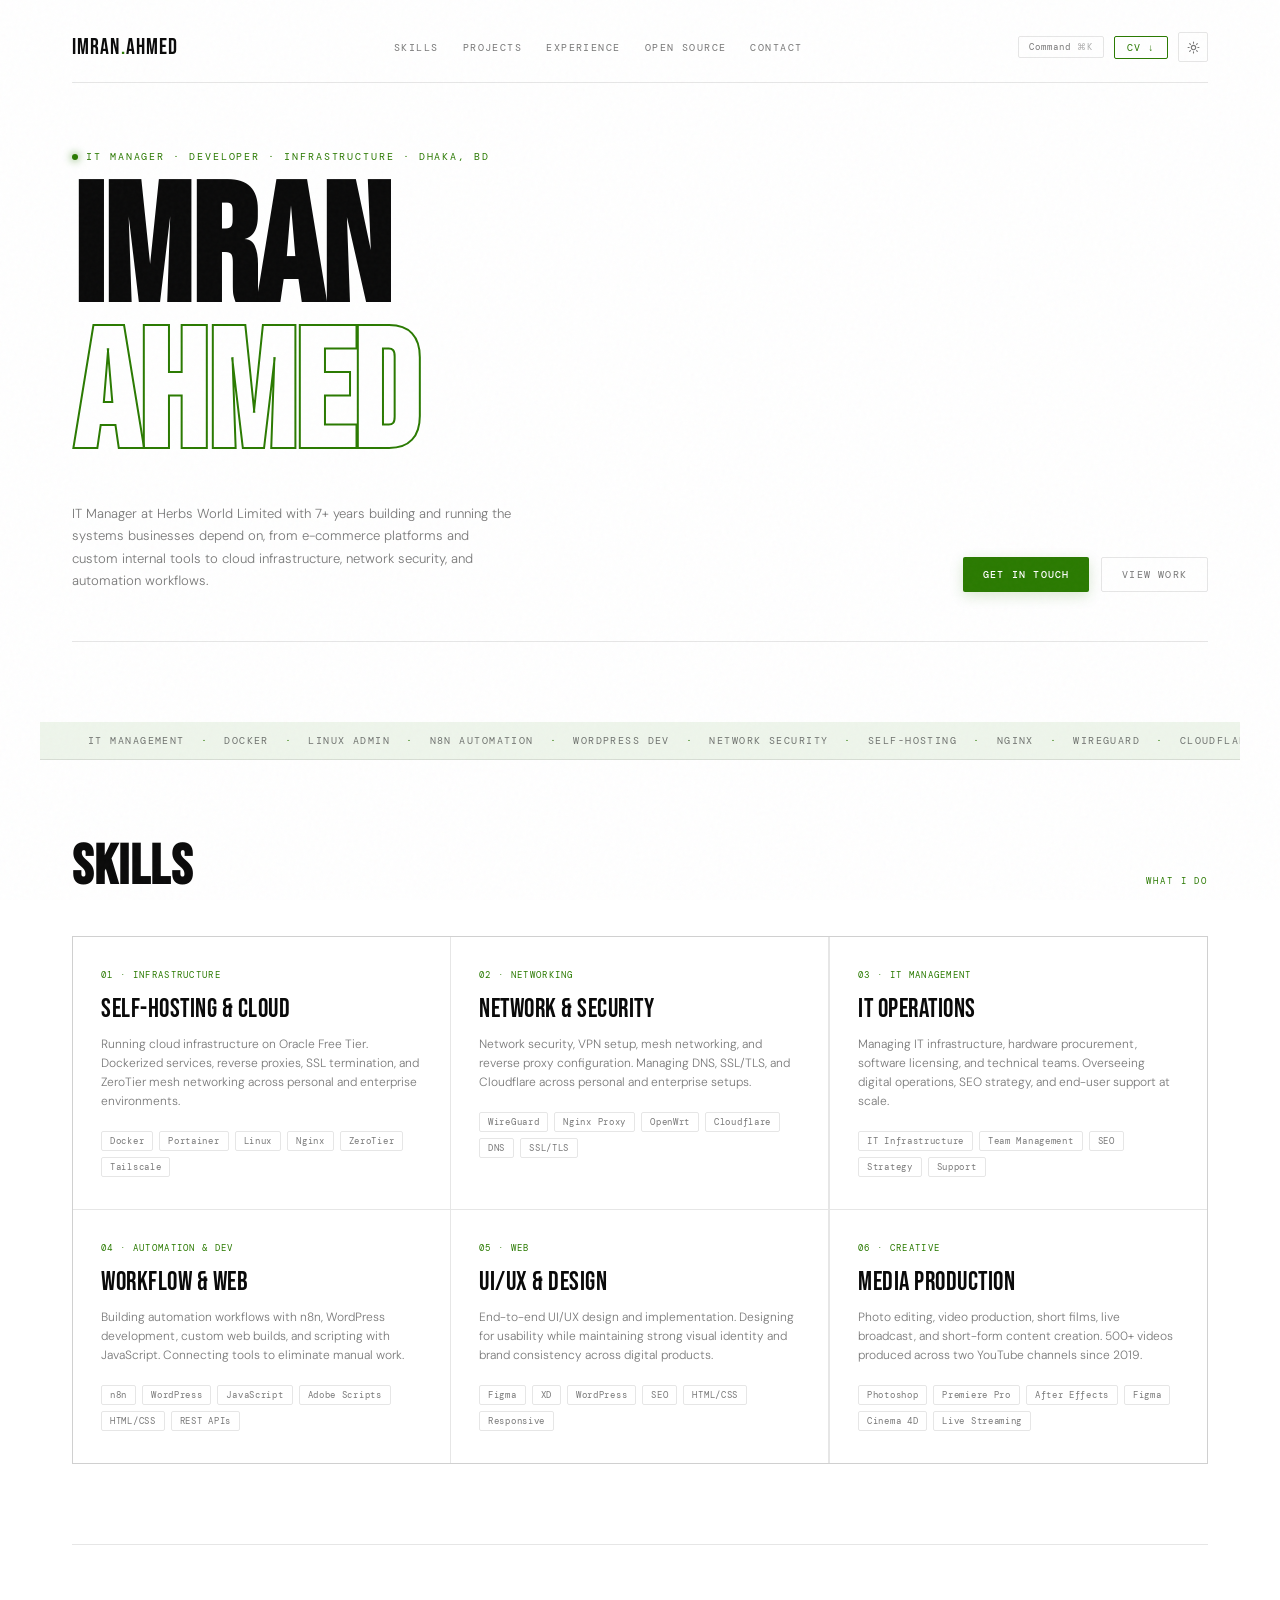
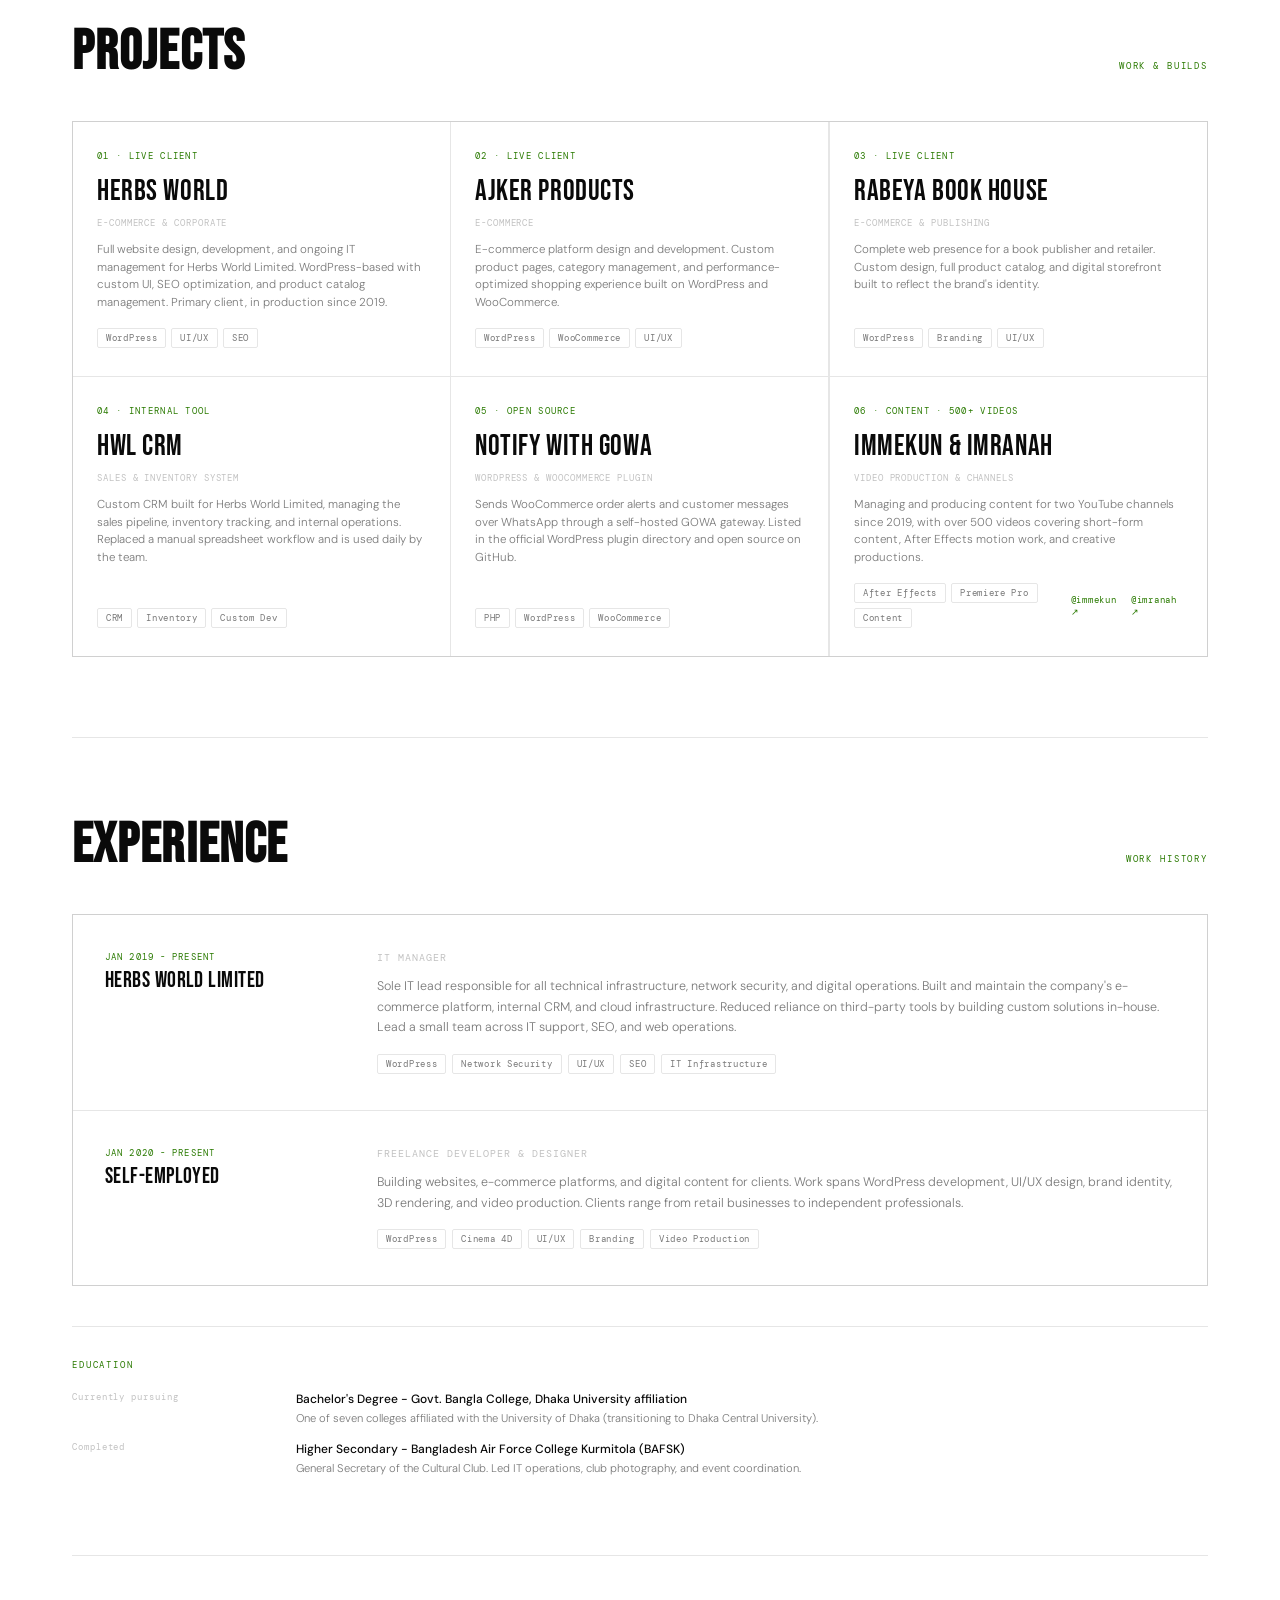
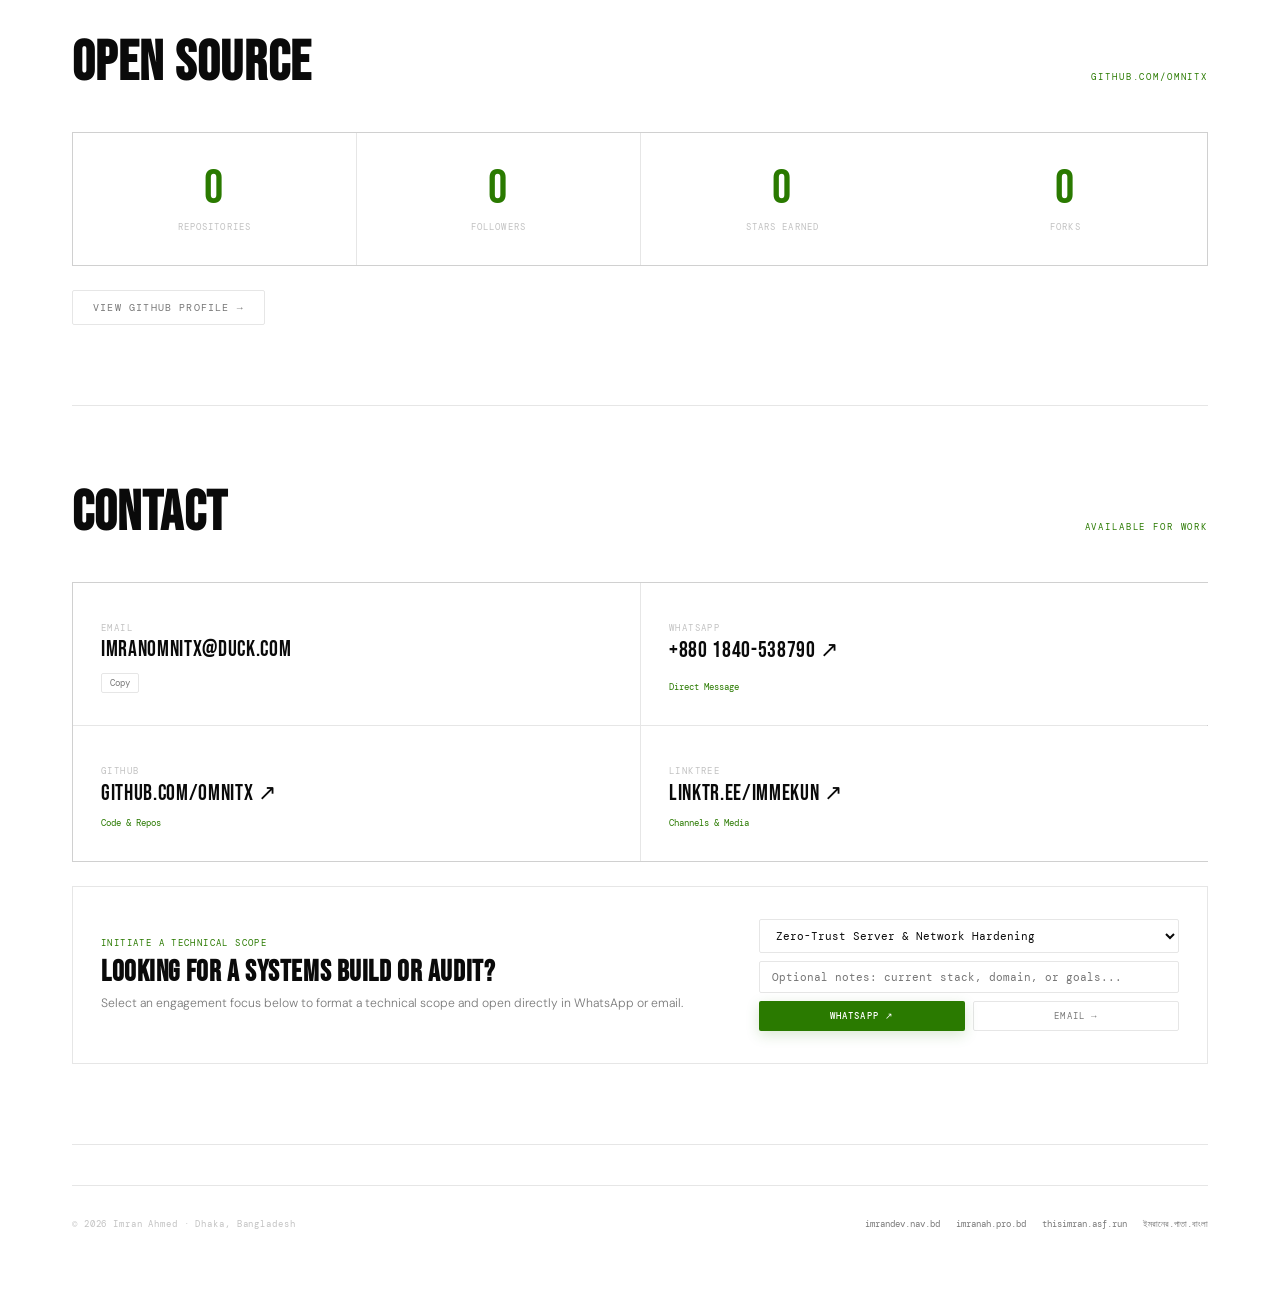
<file: index.html>
<!DOCTYPE html>
<html lang="en" data-theme="dark">

<head>
    <meta charset="UTF-8">
    <meta name="viewport" content="width=device-width, initial-scale=1.0">
    <title>Imran Ahmed - IT Manager &amp; Developer</title>
    <meta name="description"
        content="Imran Ahmed - IT Manager, Full-Stack Developer, and Infrastructure Engineer based in Dhaka, Bangladesh. Available for freelance and full-time roles.">
    <link rel="icon" type="image/svg+xml"
        href="data:image/svg+xml,%3Csvg xmlns='http://www.w3.org/2000/svg' viewBox='0 0 100 100'%3E%3Cdefs%3E%3ClinearGradient id='g' x1='0' y1='0' x2='1' y2='1'%3E%3Cstop offset='0%25' stop-color='%23cdff32'/%3E%3Cstop offset='100%25' stop-color='%23a3e600'/%3E%3C/linearGradient%3E%3C/defs%3E%3Cpath d='M50 5 L63 38 L98 38 L70 60 L80 95 L50 75 L20 95 L30 60 L2 38 L37 38 Z' fill='url(%23g)'/%3E%3C/svg%3E">
    <link rel="icon" type="image/svg+xml" href="assets/favicon.svg">
    <link rel="canonical" href="https://imran.mvp.bd/">

    <!-- Open Graph / Facebook / LinkedIn -->
    <meta property="og:type" content="website">
    <meta property="og:url" content="https://imran.mvp.bd/">
    <meta property="og:title" content="Imran Ahmed - IT Manager &amp; Developer">
    <meta property="og:description"
        content="IT Manager, Full-Stack Developer, and Infrastructure Engineer based in Dhaka, Bangladesh. Available for freelance and full-time roles.">
    <meta property="og:image" content="https://imran.mvp.bd/assets/w_logo-2.png">
    <meta property="og:locale" content="en_US">

    <!-- Twitter -->
    <meta name="twitter:card" content="summary_large_image">
    <meta name="twitter:title" content="Imran Ahmed - IT Manager &amp; Developer">
    <meta name="twitter:description"
        content="IT Manager, Full-Stack Developer, and Infrastructure Engineer based in Dhaka, Bangladesh.">
    <meta name="twitter:image" content="https://imran.mvp.bd/assets/w_logo-2.png">

    <!-- Structured data -->
    <script type="application/ld+json">
    {
        "@context": "https://schema.org",
        "@type": "Person",
        "name": "Imran Ahmed",
        "url": "https://imran.mvp.bd/",
        "image": "https://imran.mvp.bd/assets/w_logo-2.png",
        "jobTitle": "IT Manager & Developer",
        "address": {
            "@type": "PostalAddress",
            "addressLocality": "Dhaka",
            "addressCountry": "BD"
        },
        "email": "imranomnitx@duck.com",
        "sameAs": [
            "https://github.com/omnitx",
            "https://wordpress.org/plugins/notify-with-gowa/",
            "https://www.youtube.com/@immekun",
            "https://www.youtube.com/@imranah",
            "https://linktr.ee/immekun"
        ]
    }
    </script>

    <link rel="preconnect" href="https://fonts.googleapis.com">
    <link rel="preconnect" href="https://fonts.gstatic.com" crossorigin>
    <link
        href="https://fonts.googleapis.com/css2?family=Bebas+Neue&family=DM+Mono:ital,wght@0,300;0,400;0,500;1,300&family=DM+Sans:ital,opsz,wght@0,9..40,300;0,9..40,400;0,9..40,500;1,9..40,300&display=block"
        rel="stylesheet">
    <link rel="stylesheet" href="style.css">
    <script data-goatcounter="https://omnitx.goatcounter.com/count"
        async src="//gc.zgo.at/count.js"></script>
</head>

<body>

    <div class="cursor-dot" id="cursorDot"></div>
    <div class="cursor-ring" id="cursorRing"></div>

    <div class="page">

        <!-- HEADER -->
        <header class="header">
            <a href="#" class="brand">IMRAN<span>.</span>AHMED</a>
            <nav>
                <a href="#skills">Skills</a>
                <a href="#projects">Projects</a>
                <a href="#experience">Experience</a>
                <a href="#github">Open Source</a>
                <a href="#contact">Contact</a>
            </nav>
            <div class="nav-actions">
                <button type="button" class="cmd-badge" id="open-cmd" aria-label="Open command palette">
                    <span>Command</span>
                    <span style="opacity:0.6;">⌘K</span>
                </button>
                <a href="/Imran%20Ahmed%20-%20Resume.pdf" download class="cv-btn">CV ↓</a>
                <button class="theme-btn" id="theme-toggle" aria-label="Toggle theme">
                    <svg id="icon-sun" viewBox="0 0 24 24" fill="none" stroke="currentColor" stroke-width="2"
                        stroke-linecap="round" stroke-linejoin="round" style="display:none">
                        <circle cx="12" cy="12" r="4" />
                        <path
                            d="M12 2v2M12 20v2M4.93 4.93l1.41 1.41M17.66 17.66l1.41 1.41M2 12h2M20 12h2M6.34 17.66l-1.41 1.41M19.07 4.93l-1.41 1.41" />
                    </svg>
                    <svg id="icon-moon" viewBox="0 0 24 24" fill="none" stroke="currentColor" stroke-width="2"
                        stroke-linecap="round" stroke-linejoin="round">
                        <path d="M12 3a6 6 0 0 0 9 9 9 9 0 1 1-9-9Z" />
                    </svg>
                </button>
            </div>
        </header>

        <!-- HERO -->
        <section class="hero">
            <div class="hero-tag reveal" style="--delay: 40ms;">
                <span class="pulse-dot"></span>
                <span>IT Manager · Developer · Infrastructure · Dhaka, BD</span>
            </div>
            <h1 class="hero-title reveal" style="--delay: 110ms;">
                <span class="solid">IMRAN</span>
                <span class="outline">AHMED</span>
            </h1>
            <div class="hero-bottom reveal" style="--delay: 180ms;">
                <p class="hero-desc">IT Manager at Herbs World Limited with <span id="exp-years">7+</span> years building and running the systems businesses depend on, from e-commerce platforms and custom internal tools to cloud infrastructure, network security, and automation workflows.</p>
                <div class="hero-actions">
                    <a href="#contact" class="btn btn-accent">Get in Touch</a>
                    <a href="#projects" class="btn btn-outline">View Work</a>
                </div>
            </div>
        </section>

    </div>

    <!-- MARQUEE -->
    <div class="marquee-wrap reveal" style="--delay: 60ms;">
        <div class="marquee-track">
            <span>IT Management</span><span class="sep">·</span>
            <span>Docker</span><span class="sep">·</span>
            <span>Linux Admin</span><span class="sep">·</span>
            <span>n8n Automation</span><span class="sep">·</span>
            <span>WordPress Dev</span><span class="sep">·</span>
            <span>Network Security</span><span class="sep">·</span>
            <span>Self-hosting</span><span class="sep">·</span>
            <span>Nginx</span><span class="sep">·</span>
            <span>WireGuard</span><span class="sep">·</span>
            <span>Cloudflare</span><span class="sep">·</span>
            <span>UI/UX Design</span><span class="sep">·</span>
            <span>SEO</span><span class="sep">·</span>
            <!-- duplicate for seamless loop -->
            <span>IT Management</span><span class="sep">·</span>
            <span>Docker</span><span class="sep">·</span>
            <span>Linux Admin</span><span class="sep">·</span>
            <span>n8n Automation</span><span class="sep">·</span>
            <span>WordPress Dev</span><span class="sep">·</span>
            <span>Network Security</span><span class="sep">·</span>
            <span>Self-hosting</span><span class="sep">·</span>
            <span>Nginx</span><span class="sep">·</span>
            <span>WireGuard</span><span class="sep">·</span>
            <span>Cloudflare</span><span class="sep">·</span>
            <span>UI/UX Design</span><span class="sep">·</span>
            <span>SEO</span><span class="sep">·</span>
        </div>
    </div>

    <div class="page">

        <!-- SKILLS -->
        <section class="section" id="skills">
            <div class="section-header reveal">
                <h2 class="section-title">SKILLS</h2>
                <span class="section-tag">What I do</span>
            </div>
            <div class="skills-grid">
                <div class="skill-card reveal" style="--delay: 40ms;">
                    <div class="skill-icon">01 · Infrastructure</div>
                    <div class="skill-name">Self-hosting &amp; Cloud</div>
                    <div class="skill-desc">Running cloud infrastructure on Oracle Free Tier. Dockerized services,
                        reverse proxies, SSL termination, and ZeroTier mesh networking across personal and enterprise
                        environments.</div>
                    <div class="skill-tags">
                        <span class="tag">Docker</span>
                        <span class="tag">Portainer</span>
                        <span class="tag">Linux</span>
                        <span class="tag">Nginx</span>
                        <span class="tag">ZeroTier</span>
                        <span class="tag">Tailscale</span>
                    </div>
                </div>
                <div class="skill-card reveal" style="--delay: 90ms;">
                    <div class="skill-icon">02 · Networking</div>
                    <div class="skill-name">Network &amp; Security</div>
                    <div class="skill-desc">Network security, VPN setup, mesh networking, and reverse proxy
                        configuration. Managing DNS, SSL/TLS, and Cloudflare across personal and enterprise setups.
                    </div>
                    <div class="skill-tags">
                        <span class="tag">WireGuard</span>
                        <span class="tag">Nginx Proxy</span>
                        <span class="tag">OpenWrt</span>
                        <span class="tag">Cloudflare</span>
                        <span class="tag">DNS</span>
                        <span class="tag">SSL/TLS</span>
                    </div>
                </div>
                <div class="skill-card reveal" style="--delay: 140ms;">
                    <div class="skill-icon">03 · IT Management</div>
                    <div class="skill-name">IT Operations</div>
                    <div class="skill-desc">Managing IT infrastructure, hardware procurement, software licensing, and
                        technical teams. Overseeing digital operations, SEO strategy, and end-user support at scale.
                    </div>
                    <div class="skill-tags">
                        <span class="tag">IT Infrastructure</span>
                        <span class="tag">Team Management</span>
                        <span class="tag">SEO</span>
                        <span class="tag">Strategy</span>
                        <span class="tag">Support</span>
                    </div>
                </div>
                <div class="skill-card reveal" style="--delay: 190ms;">
                    <div class="skill-icon">04 · Automation &amp; Dev</div>
                    <div class="skill-name">Workflow &amp; Web</div>
                    <div class="skill-desc">Building automation workflows with n8n, WordPress development, custom web
                        builds, and scripting with JavaScript. Connecting tools to eliminate manual work.</div>
                    <div class="skill-tags">
                        <span class="tag">n8n</span>
                        <span class="tag">WordPress</span>
                        <span class="tag">JavaScript</span>
                        <span class="tag">Adobe Scripts</span>
                        <span class="tag">HTML/CSS</span>
                        <span class="tag">REST APIs</span>
                    </div>
                </div>
                <div class="skill-card reveal" style="--delay: 240ms;">
                    <div class="skill-icon">05 · Web</div>
                    <div class="skill-name">UI/UX &amp; Design</div>
                    <div class="skill-desc">End-to-end UI/UX design and implementation. Designing for usability while
                        maintaining strong visual identity and brand consistency across digital products.</div>
                    <div class="skill-tags">
                        <span class="tag">Figma</span>
                        <span class="tag">XD</span>
                        <span class="tag">WordPress</span>
                        <span class="tag">SEO</span>
                        <span class="tag">HTML/CSS</span>
                        <span class="tag">Responsive</span>
                    </div>
                </div>
                <div class="skill-card reveal" style="--delay: 290ms;">
                    <div class="skill-icon">06 · Creative</div>
                    <div class="skill-name">Media Production</div>
                    <div class="skill-desc">Photo editing, video production, short films, live broadcast, and short-form
                        content creation. 500+ videos produced across two YouTube channels since 2019.</div>
                    <div class="skill-tags">
                        <span class="tag">Photoshop</span>
                        <span class="tag">Premiere Pro</span>
                        <span class="tag">After Effects</span>
                        <span class="tag">Figma</span>
                        <span class="tag">Cinema 4D</span>
                        <span class="tag">Live Streaming</span>
                    </div>
                </div>
            </div>
        </section>

        <!-- PROJECTS -->
        <section class="section" id="projects">
            <div class="section-header reveal">
                <h2 class="section-title">PROJECTS</h2>
                <span class="section-tag">Work &amp; builds</span>
            </div>
            <div class="projects-grid">

                <a href="https://herbsworld.net" target="_blank" rel="noopener" class="project-card reveal" style="--delay: 40ms;">
                    <div class="project-num">01 · Live Client</div>
                    <div class="project-name">Herbs World</div>
                    <div class="project-type">E-commerce &amp; Corporate</div>
                    <div class="project-desc">Full website design, development, and ongoing IT management for Herbs
                        World Limited. WordPress-based with custom UI, SEO optimization, and product catalog management.
                        Primary client, in production since 2019.</div>
                    <div class="project-footer">
                        <div class="project-tags">
                            <span class="tag">WordPress</span>
                            <span class="tag">UI/UX</span>
                            <span class="tag">SEO</span>
                        </div>
                        <span class="project-arrow">↗</span>
                    </div>
                </a>

                <a href="https://ajkerproducts.com" target="_blank" rel="noopener" class="project-card reveal" style="--delay: 90ms;">
                    <div class="project-num">02 · Live Client</div>
                    <div class="project-name">Ajker Products</div>
                    <div class="project-type">E-commerce</div>
                    <div class="project-desc">E-commerce platform design and development. Custom product pages, category
                        management, and performance-optimized shopping experience built on WordPress and WooCommerce.
                    </div>
                    <div class="project-footer">
                        <div class="project-tags">
                            <span class="tag">WordPress</span>
                            <span class="tag">WooCommerce</span>
                            <span class="tag">UI/UX</span>
                        </div>
                        <span class="project-arrow">↗</span>
                    </div>
                </a>

                <a href="https://rabeyabookhouse.com" target="_blank" rel="noopener" class="project-card reveal" style="--delay: 140ms;">
                    <div class="project-num">03 · Live Client</div>
                    <div class="project-name">Rabeya Book House</div>
                    <div class="project-type">E-commerce &amp; Publishing</div>
                    <div class="project-desc">Complete web presence for a book publisher and retailer. Custom design,
                        full product catalog, and digital storefront built to reflect the brand's identity.</div>
                    <div class="project-footer">
                        <div class="project-tags">
                            <span class="tag">WordPress</span>
                            <span class="tag">Branding</span>
                            <span class="tag">UI/UX</span>
                        </div>
                        <span class="project-arrow">↗</span>
                    </div>
                </a>

                <div class="project-card reveal" style="cursor:default; --delay: 190ms;">
                    <div class="project-num">04 · Internal Tool</div>
                    <div class="project-name">HWL CRM</div>
                    <div class="project-type">Sales &amp; Inventory System</div>
                    <div class="project-desc">Custom CRM built for Herbs World Limited, managing the sales pipeline,
                        inventory tracking, and internal operations. Replaced a manual spreadsheet workflow and is used
                        daily by the team.</div>
                    <div class="project-footer">
                        <div class="project-tags">
                            <span class="tag">CRM</span>
                            <span class="tag">Inventory</span>
                            <span class="tag">Custom Dev</span>
                        </div>
                    </div>
                </div>

                <a href="https://wordpress.org/plugins/notify-with-gowa/" target="_blank" rel="noopener" class="project-card reveal" style="--delay: 240ms;">
                    <div class="project-num">05 · Open Source</div>
                    <div class="project-name">Notify with GOWA</div>
                    <div class="project-type">WordPress &amp; WooCommerce Plugin</div>
                    <div class="project-desc">Sends WooCommerce order alerts and customer messages over WhatsApp through
                        a self-hosted GOWA gateway. Listed in the official WordPress plugin directory and open source
                        on GitHub.</div>
                    <div class="project-footer">
                        <div class="project-tags">
                            <span class="tag">PHP</span>
                            <span class="tag">WordPress</span>
                            <span class="tag">WooCommerce</span>
                        </div>
                        <span class="project-arrow">↗</span>
                    </div>
                </a>

                <div class="project-card reveal" style="cursor:default; --delay: 290ms;">
                    <div class="project-num">06 · Content · 500+ Videos</div>
                    <div class="project-name">immekun &amp; imranah</div>
                    <div class="project-type">Video Production &amp; Channels</div>
                    <div class="project-desc">Managing and producing content for two YouTube channels since 2019, with over
                        500 videos covering short-form content, After Effects motion work, and creative productions.
                    </div>
                    <div class="project-footer">
                        <div class="project-tags">
                            <span class="tag">After Effects</span>
                            <span class="tag">Premiere Pro</span>
                            <span class="tag">Content</span>
                        </div>
                        <div style="display:flex;gap:8px;margin-top:0;">
                            <a href="https://www.youtube.com/@immekun" target="_blank" rel="noopener"
                                style="font-family:var(--mono);font-size:0.55rem;letter-spacing:0.08em;color:var(--accent);text-decoration:none;">@immekun
                                ↗</a>
                            <a href="https://www.youtube.com/@imranah" target="_blank" rel="noopener"
                                style="font-family:var(--mono);font-size:0.55rem;letter-spacing:0.08em;color:var(--accent);text-decoration:none;">@imranah
                                ↗</a>
                        </div>
                    </div>
                </div>

            </div>
        </section>

        <!-- EXPERIENCE -->
        <section class="section" id="experience">
            <div class="section-header reveal">
                <h2 class="section-title">EXPERIENCE</h2>
                <span class="section-tag">Work history</span>
            </div>
            <div class="exp-list">
                <div class="exp-item reveal" style="--delay: 50ms;">
                    <div class="exp-meta">
                        <span class="exp-date">Jan 2019 - Present</span>
                        <span class="exp-org">Herbs World Limited</span>
                    </div>
                    <div>
                        <div class="exp-role">IT Manager</div>
                        <div class="exp-desc">Sole IT lead responsible for all technical infrastructure, network
                            security, and digital operations. Built and maintain the company's e-commerce platform,
                            internal CRM, and cloud infrastructure. Reduced reliance on third-party tools by building
                            custom solutions in-house. Lead a small team across IT support, SEO, and web operations.
                        </div>
                        <div class="skill-tags" style="margin-top:16px;">
                            <span class="tag">WordPress</span>
                            <span class="tag">Network Security</span>
                            <span class="tag">UI/UX</span>
                            <span class="tag">SEO</span>
                            <span class="tag">IT Infrastructure</span>
                        </div>
                    </div>
                </div>
                <div class="exp-item reveal" style="--delay: 110ms;">
                    <div class="exp-meta">
                        <span class="exp-date">Jan 2020 - Present</span>
                        <span class="exp-org">Self-employed</span>
                    </div>
                    <div>
                        <div class="exp-role">Freelance Developer &amp; Designer</div>
                        <div class="exp-desc">Building websites, e-commerce platforms, and digital content for clients.
                            Work spans WordPress development, UI/UX design, brand identity, 3D rendering, and video
                            production. Clients range from retail businesses to independent professionals.</div>
                        <div class="skill-tags" style="margin-top:16px;">
                            <span class="tag">WordPress</span>
                            <span class="tag">Cinema 4D</span>
                            <span class="tag">UI/UX</span>
                            <span class="tag">Branding</span>
                            <span class="tag">Video Production</span>
                        </div>
                    </div>
                </div>
            </div>

            <div class="edu-block reveal" style="--delay: 160ms;">
                <div class="edu-label">Education</div>
                <div class="edu-list">
                    <div class="edu-item">
                        <div class="edu-date">Currently pursuing</div>
                        <div>
                            <div class="edu-name">Bachelor's Degree - Govt. Bangla College, Dhaka University affiliation
                            </div>
                            <div class="edu-detail">One of seven colleges affiliated with the University of Dhaka
                                (transitioning to Dhaka Central University).</div>
                        </div>
                    </div>
                    <div class="edu-item">
                        <div class="edu-date">Completed</div>
                        <div>
                            <div class="edu-name">Higher Secondary - Bangladesh Air Force College Kurmitola (BAFSK)
                            </div>
                            <div class="edu-detail">General Secretary of the Cultural Club. Led IT operations, club
                                photography, and event coordination.</div>
                        </div>
                    </div>
                </div>
            </div>
        </section>

        <!-- GITHUB -->
        <section class="section" id="github">
            <div class="section-header reveal">
                <h2 class="section-title">OPEN SOURCE</h2>
                <span class="section-tag">github.com/omnitx</span>
            </div>
            <div class="github-stats">
                <div class="gh-stat reveal" style="--delay: 40ms;">
                    <div class="gh-num" id="gh-repos">0</div>
                    <div class="gh-label">Repositories</div>
                </div>
                <div class="gh-stat reveal" style="--delay: 90ms;">
                    <div class="gh-num" id="gh-followers">0</div>
                    <div class="gh-label">Followers</div>
                </div>
                <div class="gh-stat reveal" style="--delay: 140ms;">
                    <div class="gh-num" id="gh-stars">0</div>
                    <div class="gh-label">Stars Earned</div>
                </div>
                <div class="gh-stat reveal" style="--delay: 190ms;">
                    <div class="gh-num" id="gh-forks">0</div>
                    <div class="gh-label">Forks</div>
                </div>
            </div>
            <a href="https://github.com/omnitx" target="_blank" rel="noopener" class="btn btn-outline reveal"
                style="display:inline-flex; --delay: 220ms;">View GitHub Profile →</a>
        </section>

        <!-- CONTACT -->
        <section class="section" id="contact">
            <div class="section-header reveal">
                <h2 class="section-title">CONTACT</h2>
                <span class="section-tag">Available for work</span>
            </div>
            <div class="contact-grid">
                <a href="mailto:imranomnitx@duck.com" class="contact-card reveal" style="--delay: 40ms;">
                    <div>
                        <span class="contact-label">Email</span>
                        <span class="contact-value" style="display:block;">imranomnitx@duck.com</span>
                    </div>
                    <button type="button" class="copy-pill" id="copy-email">Copy</button>
                </a>
                <a href="https://wa.me/8801840538790" target="_blank" rel="noopener" class="contact-card reveal" style="--delay: 90ms;">
                    <div>
                        <span class="contact-label">WhatsApp</span>
                        <span class="contact-value" style="display:block;">+880 1840-538790 ↗</span>
                    </div>
                    <span style="font-family:var(--mono);font-size:0.55rem;color:var(--accent);">Direct Message</span>
                </a>
                <a href="https://github.com/omnitx" target="_blank" rel="noopener" class="contact-card reveal" style="--delay: 140ms;">
                    <div>
                        <span class="contact-label">GitHub</span>
                        <span class="contact-value" style="display:block;">github.com/omnitx ↗</span>
                    </div>
                    <span style="font-family:var(--mono);font-size:0.55rem;color:var(--accent);">Code &amp; Repos</span>
                </a>
                <a href="https://linktr.ee/immekun" target="_blank" rel="noopener" class="contact-card reveal" style="--delay: 190ms;">
                    <div>
                        <span class="contact-label">Linktree</span>
                        <span class="contact-value" style="display:block;">linktr.ee/immekun ↗</span>
                    </div>
                    <span style="font-family:var(--mono);font-size:0.55rem;color:var(--accent);">Channels &amp; Media</span>
                </a>
            </div>

            <!-- Compact Scope Launcher from New Build -->
            <div class="scope-card reveal" style="--delay: 220ms;">
                <div>
                    <div class="scope-kicker">INITIATE A TECHNICAL SCOPE</div>
                    <h3 class="scope-title">Looking for a systems build or audit?</h3>
                    <p class="scope-desc">Select an engagement focus below to format a technical scope and open directly in WhatsApp or email.</p>
                </div>
                <div class="scope-form">
                    <select id="scope-focus" class="scope-select">
                        <option value="Zero-Trust Server &amp; Network Hardening">Zero-Trust Server &amp; Network Hardening</option>
                        <option value="n8n / WhatsApp Automation">n8n / WhatsApp Automation</option>
                        <option value="Custom CRM &amp; Inventory System">Custom CRM &amp; Inventory System</option>
                        <option value="High-Performance WooCommerce Store">High-Performance WooCommerce Store</option>
                        <option value="Docker &amp; Cloud Migration">Docker &amp; Cloud Migration</option>
                    </select>
                    <input type="text" id="scope-notes" class="scope-input" placeholder="Optional notes: current stack, domain, or goals..." />
                    <div class="scope-btns">
                        <button type="button" class="btn btn-accent" id="send-wa" style="font-size:0.58rem;padding:8px 12px;">WhatsApp ↗</button>
                        <button type="button" class="btn btn-outline" id="send-mail" style="font-size:0.58rem;padding:8px 12px;">Email →</button>
                    </div>
                </div>
            </div>
        </section>

        <!-- FOOTER -->
        <footer class="footer reveal">
            <span class="footer-text">© <span id="yr">2026</span> Imran Ahmed · Dhaka, Bangladesh</span>
            <div class="footer-domains">
                <a href="https://imrandev.nav.bd" target="_blank" rel="noopener">imrandev.nav.bd</a>
                <a href="https://imranah.pro.bd" target="_blank" rel="noopener">imranah.pro.bd</a>
                <a href="https://thisimran.asf.run" target="_blank" rel="noopener">thisimran.asf.run</a>
                <a href="https://xn--b5b0eraib6f0c.xn--45bl4db.xn--54b7fta0cc" target="_blank" rel="noopener">ইমরানের.পাতা.বাংলা</a>
            </div>
        </footer>

    </div>

    <!-- Command Palette (Cmd+K / Ctrl+K) -->
    <div class="overlay" id="cmd-overlay" role="dialog" aria-modal="true" aria-label="Command palette">
        <div class="dialog">
            <input type="text" class="cmd-input" id="cmd-search" placeholder="Type a command or jump to..." autocomplete="off" />
            <div class="cmd-list" id="cmd-list"></div>
        </div>
    </div>

    <script src="script.js" defer></script>
</body>

</html>
</file>
<file: style.css>
/* Imran Ahmed - Portfolio Stylesheet */
/* Original Acid-Lime Signature Theme with Segmented Fluid Motion */

*,
*::before,
*::after {
    box-sizing: border-box;
    margin: 0;
    padding: 0;
}

:root {
    --mono: 'DM Mono', monospace;
    --sans: 'DM Sans', sans-serif;
    --display: 'Bebas Neue', sans-serif;
}

html[data-theme="dark"] {
    --bg: #0a0a0a;
    --ink: #f0ede8;
    --ink-dim: rgba(240, 237, 232, 0.4);
    --ink-muted: rgba(240, 237, 232, 0.18);
    --accent: #cdff32;
    --accent-bright: #d8ff4f;
    --accent-dim: rgba(205, 255, 50, 0.08);
    --accent-glow: rgba(205, 255, 50, 0.22);
    --border: rgba(240, 237, 232, 0.08);
    --border-hover: rgba(205, 255, 50, 0.35);
    --card: rgba(255, 255, 255, 0.03);
    --card-hover: rgba(255, 255, 255, 0.05);
}

html[data-theme="light"] {
    --bg: #ffffff;
    --ink: #0a0a0a;
    --ink-dim: rgba(10, 10, 10, 0.55);
    --ink-muted: rgba(10, 10, 10, 0.25);
    --accent: #2a7a00;
    --accent-bright: #359800;
    --accent-dim: rgba(42, 122, 0, 0.08);
    --accent-glow: rgba(42, 122, 0, 0.18);
    --border: rgba(10, 10, 10, 0.1);
    --border-hover: rgba(42, 122, 0, 0.4);
    --card: rgba(10, 10, 10, 0.025);
    --card-hover: rgba(10, 10, 10, 0.045);
}

html {
    scroll-behavior: smooth;
}

body {
    font-family: var(--sans);
    background: var(--bg);
    color: var(--ink);
    min-height: 100vh;
    overflow-x: hidden;
    -webkit-font-smoothing: antialiased;
    transition: background 0.3s ease, color 0.3s ease;
}

body::before {
    content: '';
    position: fixed;
    inset: 0;
    background-image: url("data:image/svg+xml,%3Csvg viewBox='0 0 256 256' xmlns='http://www.w3.org/2000/svg'%3E%3Cfilter id='noise'%3E%3CfeTurbulence type='fractalNoise' baseFrequency='0.9' numOctaves='4' stitchTiles='stitch'/%3E%3C/filter%3E%3Crect width='100%25' height='100%25' filter='url(%23noise)' opacity='1'/%3E%3C/svg%3E");
    opacity: 0.028;
    pointer-events: none;
    z-index: 100;
}

.page {
    max-width: 1200px;
    margin: 0 auto;
    padding: 0 32px 80px;
}

/* ===== HEADER ===== */
.header {
    display: flex;
    align-items: center;
    justify-content: space-between;
    padding: 32px 0 20px;
    border-bottom: 1px solid var(--border);
}

.brand {
    font-family: var(--display);
    font-size: 1.4rem;
    letter-spacing: 0.05em;
    color: var(--ink);
    text-decoration: none;
}

.brand span {
    color: var(--accent);
}

nav {
    display: flex;
    align-items: center;
    gap: 24px;
}

nav a {
    font-family: var(--mono);
    font-size: 0.6rem;
    letter-spacing: 0.15em;
    text-transform: uppercase;
    color: var(--ink-dim);
    text-decoration: none;
    transition: color 0.2s;
}

nav a:hover {
    color: var(--accent);
}

.nav-actions {
    display: flex;
    align-items: center;
    gap: 10px;
}

.cmd-badge {
    font-family: var(--mono);
    font-size: 0.58rem;
    letter-spacing: 0.1em;
    padding: 4px 10px;
    border-radius: 2px;
    border: 1px solid var(--border);
    color: var(--ink-dim);
    background: transparent;
    cursor: pointer;
    display: inline-flex;
    align-items: center;
    gap: 6px;
    transition: border-color 0.2s, color 0.2s;
}

.cmd-badge:hover {
    border-color: var(--accent);
    color: var(--accent);
}

.cv-btn {
    font-family: var(--mono);
    font-size: 0.6rem;
    letter-spacing: 0.12em;
    color: var(--accent);
    border: 1px solid var(--accent);
    padding: 4px 12px;
    border-radius: 2px;
    text-decoration: none;
    transition: background 0.2s, color 0.2s;
}

.cv-btn:hover {
    background: var(--accent);
    color: var(--bg);
}

.theme-btn {
    background: transparent;
    border: 1px solid var(--border);
    color: var(--ink-dim);
    width: 30px;
    height: 30px;
    border-radius: 2px;
    display: flex;
    align-items: center;
    justify-content: center;
    cursor: pointer;
    transition: border-color 0.2s, color 0.2s;
}

.theme-btn:hover {
    border-color: var(--accent);
    color: var(--accent);
}

.theme-btn svg {
    width: 13px;
    height: 13px;
}

/* ===== HERO ===== */
.hero {
    padding: 60px 0 48px;
    border-bottom: 1px solid var(--border);
}

.hero-tag {
    font-family: var(--mono);
    font-size: 0.6rem;
    color: var(--accent);
    letter-spacing: 0.2em;
    text-transform: uppercase;
    margin-bottom: 16px;
    display: inline-flex;
    align-items: center;
    gap: 8px;
}

.pulse-dot {
    width: 6px;
    height: 6px;
    border-radius: 50%;
    background: var(--accent);
    box-shadow: 0 0 8px var(--accent);
}

.hero-title {
    font-family: var(--display);
    font-size: clamp(5rem, 13vw, 12rem);
    line-height: 0.88;
    letter-spacing: -0.01em;
}

.hero-title .outline {
    -webkit-text-stroke: 2px var(--accent);
    color: transparent;
    display: block;
}

.hero-title .solid {
    display: block;
}

.hero-bottom {
    display: flex;
    align-items: flex-end;
    justify-content: space-between;
    margin-top: 32px;
    gap: 24px;
}

.hero-desc {
    font-size: 0.82rem;
    color: var(--ink-dim);
    max-width: 440px;
    line-height: 1.7;
    font-weight: 300;
}

.hero-actions {
    display: flex;
    gap: 12px;
    flex-shrink: 0;
}

.btn {
    font-family: var(--mono);
    font-size: 0.62rem;
    letter-spacing: 0.12em;
    text-transform: uppercase;
    padding: 10px 20px;
    border-radius: 2px;
    text-decoration: none;
    transition: all 0.2s cubic-bezier(0.16, 1, 0.3, 1);
    cursor: pointer;
    border: none;
    display: inline-flex;
    align-items: center;
    justify-content: center;
}

.btn-accent {
    background: var(--accent);
    color: var(--bg);
    font-weight: 500;
    box-shadow: 0 4px 14px var(--accent-glow);
}

.btn-accent:hover {
    transform: translateY(-1px);
    box-shadow: 0 6px 20px var(--accent-glow);
    opacity: 0.92;
}

.btn-outline {
    background: transparent;
    border: 1px solid var(--border);
    color: var(--ink-dim);
}

.btn-outline:hover {
    border-color: var(--accent);
    color: var(--accent);
    transform: translateY(-1px);
}

/* ===== MARQUEE ===== */
.marquee-wrap {
    overflow: hidden;
    border-bottom: 1px solid var(--border);
    padding: 12px 32px;
    background: var(--accent-dim);
    max-width: 1200px;
    margin: 0 auto;
}

.marquee-track {
    display: flex;
    animation: marquee 30s linear infinite;
    white-space: nowrap;
}

.marquee-track span {
    font-family: var(--mono);
    font-size: 0.6rem;
    letter-spacing: 0.15em;
    text-transform: uppercase;
    color: var(--ink-dim);
    padding: 0 16px;
}

.marquee-track .sep {
    color: var(--accent);
    padding: 0;
}

@keyframes marquee {
    0% { transform: translateX(0); }
    100% { transform: translateX(-50%); }
}

/* ===== SECTION COMMON ===== */
.section {
    padding: 80px 0;
    border-bottom: 1px solid var(--border);
}

.section-header {
    display: flex;
    align-items: baseline;
    justify-content: space-between;
    margin-bottom: 40px;
}

.section-title {
    font-family: var(--display);
    font-size: 3.5rem;
    letter-spacing: 0.02em;
    line-height: 1;
}

.section-tag {
    font-family: var(--mono);
    font-size: 0.58rem;
    color: var(--accent);
    letter-spacing: 0.2em;
    text-transform: uppercase;
}

/* ===== SKILLS GRID ===== */
.skills-grid {
    display: grid;
    grid-template-columns: repeat(3, 1fr);
    gap: 1px;
    background: var(--border);
    border: 1px solid var(--border);
}

.skill-card {
    background: var(--bg);
    padding: 32px 28px;
    transition: background 0.25s, transform 0.25s, border-color 0.25s;
}

.skill-card:hover {
    background: var(--card-hover);
    transform: translateY(-2px);
}

.skill-card:hover .skill-name {
    color: var(--accent);
}

.skill-icon {
    font-family: var(--mono);
    font-size: 0.55rem;
    color: var(--accent);
    letter-spacing: 0.15em;
    text-transform: uppercase;
    margin-bottom: 16px;
}

.skill-name {
    font-family: var(--display);
    font-size: 1.6rem;
    letter-spacing: 0.02em;
    margin-bottom: 12px;
    line-height: 1;
    transition: color 0.2s;
}

.skill-desc {
    font-size: 0.75rem;
    color: var(--ink-dim);
    line-height: 1.6;
    margin-bottom: 20px;
    font-weight: 300;
}

.skill-tags {
    display: flex;
    flex-wrap: wrap;
    gap: 6px;
}

.tag {
    font-family: var(--mono);
    font-size: 0.55rem;
    letter-spacing: 0.08em;
    padding: 3px 8px;
    border-radius: 2px;
    border: 1px solid var(--border);
    color: var(--ink-dim);
    background: transparent;
    transition: border-color 0.2s, color 0.2s;
}

.skill-card:hover .tag {
    border-color: rgba(205, 255, 50, 0.25);
}

/* ===== PROJECTS GRID ===== */
.projects-grid {
    display: grid;
    grid-template-columns: repeat(3, 1fr);
    gap: 1px;
    background: var(--border);
    border: 1px solid var(--border);
}

.project-card {
    background: var(--bg);
    padding: 28px 24px;
    text-decoration: none;
    color: var(--ink);
    transition: background 0.25s, transform 0.25s;
    display: flex;
    flex-direction: column;
    gap: 0;
    position: relative;
    overflow: hidden;
}

.project-card:hover {
    background: var(--card-hover);
    transform: translateY(-2px);
}

.project-card:hover .project-name {
    color: var(--accent);
}

.project-card:hover .project-arrow {
    opacity: 1;
    transform: translateX(0);
}

.project-num {
    font-family: var(--mono);
    font-size: 0.55rem;
    color: var(--accent);
    letter-spacing: 0.15em;
    text-transform: uppercase;
    margin-bottom: 16px;
}

.project-name {
    font-family: var(--display);
    font-size: 1.8rem;
    letter-spacing: 0.02em;
    line-height: 1;
    margin-bottom: 10px;
    transition: color 0.2s;
}

.project-type {
    font-family: var(--mono);
    font-size: 0.58rem;
    color: var(--ink-muted);
    letter-spacing: 0.1em;
    text-transform: uppercase;
    margin-bottom: 12px;
}

.project-desc {
    font-size: 0.72rem;
    color: var(--ink-dim);
    line-height: 1.55;
    font-weight: 300;
    flex: 1;
}

.project-footer {
    display: flex;
    align-items: center;
    justify-content: space-between;
    margin-top: 16px;
}

.project-tags {
    display: flex;
    flex-wrap: wrap;
    gap: 5px;
}

.project-arrow {
    font-family: var(--mono);
    font-size: 0.62rem;
    color: var(--accent);
    opacity: 0;
    transform: translateX(-6px);
    transition: opacity 0.2s, transform 0.2s;
    flex-shrink: 0;
    margin-left: 8px;
}

/* ===== EXPERIENCE & EDUCATION ===== */
.exp-list {
    display: flex;
    flex-direction: column;
    gap: 1px;
    background: var(--border);
    border: 1px solid var(--border);
}

.exp-item {
    background: var(--bg);
    padding: 36px 32px;
    display: grid;
    grid-template-columns: 240px 1fr;
    gap: 32px;
    transition: background 0.25s, transform 0.25s;
}

.exp-item:hover {
    background: var(--card-hover);
    transform: translateY(-2px);
}

.exp-meta {
    display: flex;
    flex-direction: column;
    gap: 6px;
}

.exp-date {
    font-family: var(--mono);
    font-size: 0.58rem;
    letter-spacing: 0.12em;
    color: var(--accent);
    text-transform: uppercase;
}

.exp-org {
    font-family: var(--display);
    font-size: 1.4rem;
    letter-spacing: 0.02em;
    line-height: 1.1;
}

.exp-role {
    font-family: var(--mono);
    font-size: 0.65rem;
    letter-spacing: 0.1em;
    text-transform: uppercase;
    color: var(--ink-muted);
    margin-bottom: 12px;
}

.exp-desc {
    font-size: 0.78rem;
    color: var(--ink-dim);
    line-height: 1.65;
    font-weight: 300;
}

.edu-block {
    margin-top: 40px;
    border-top: 1px solid var(--border);
    padding-top: 32px;
}

.edu-label {
    font-family: var(--mono);
    font-size: 0.58rem;
    color: var(--accent);
    letter-spacing: 0.2em;
    text-transform: uppercase;
    margin-bottom: 20px;
}

.edu-list {
    display: flex;
    flex-direction: column;
    gap: 16px;
}

.edu-item {
    display: grid;
    grid-template-columns: 200px 1fr;
    gap: 24px;
    font-size: 0.75rem;
}

.edu-date {
    font-family: var(--mono);
    font-size: 0.58rem;
    color: var(--ink-muted);
    letter-spacing: 0.1em;
}

.edu-name {
    font-weight: 500;
    color: var(--ink);
    margin-bottom: 4px;
}

.edu-detail {
    color: var(--ink-dim);
    font-size: 0.7rem;
    font-weight: 300;
}

/* ===== GITHUB STATS ===== */
.github-stats {
    display: grid;
    grid-template-columns: repeat(4, 1fr);
    gap: 1px;
    background: var(--border);
    border: 1px solid var(--border);
    margin-bottom: 24px;
}

.gh-stat {
    background: var(--bg);
    padding: 32px 24px;
    text-align: center;
    transition: background 0.25s, transform 0.25s;
}

.gh-stat:hover {
    background: var(--card-hover);
    transform: translateY(-2px);
}

.gh-num {
    font-family: var(--display);
    font-size: 3rem;
    letter-spacing: 0.02em;
    color: var(--accent);
    line-height: 1;
    margin-bottom: 8px;
}

.gh-label {
    font-family: var(--mono);
    font-size: 0.58rem;
    letter-spacing: 0.12em;
    text-transform: uppercase;
    color: var(--ink-muted);
}

/* ===== CONTACT ===== */
.contact-grid {
    display: grid;
    grid-template-columns: repeat(2, 1fr);
    gap: 1px;
    background: var(--border);
    border: 1px solid var(--border);
}

.contact-card {
    background: var(--bg);
    padding: 32px 28px;
    text-decoration: none;
    color: var(--ink);
    transition: background 0.25s, transform 0.25s;
    display: flex;
    flex-direction: column;
    justify-content: space-between;
    gap: 10px;
    position: relative;
}

.contact-card:hover {
    background: var(--card-hover);
    transform: translateY(-2px);
}

.contact-card:hover .contact-label {
    color: var(--accent);
}

.contact-label {
    font-family: var(--mono);
    font-size: 0.58rem;
    color: var(--ink-muted);
    letter-spacing: 0.15em;
    text-transform: uppercase;
    transition: color 0.2s;
}

.contact-value {
    font-family: var(--display);
    font-size: 1.4rem;
    letter-spacing: 0.03em;
}

.copy-pill {
    align-self: flex-start;
    padding: 3px 8px;
    border-radius: 2px;
    border: 1px solid var(--border);
    background: transparent;
    color: var(--ink-dim);
    font-family: var(--mono);
    font-size: 0.58rem;
    cursor: pointer;
    transition: border-color 0.2s, color 0.2s;
}

.copy-pill:hover {
    border-color: var(--accent);
    color: var(--accent);
}

/* ===== SCOPE BUILDER CARD ===== */
.scope-card {
    margin-top: 24px;
    border: 1px solid var(--border);
    background: var(--bg);
    padding: 32px 28px;
    display: grid;
    grid-template-columns: 1.2fr 0.8fr;
    gap: 28px;
    align-items: center;
    transition: background 0.25s, transform 0.25s;
}

.scope-card:hover {
    background: var(--card-hover);
}

.scope-kicker {
    font-family: var(--mono);
    font-size: 0.58rem;
    color: var(--accent);
    letter-spacing: 0.15em;
    text-transform: uppercase;
    margin-bottom: 8px;
}

.scope-title {
    font-family: var(--display);
    font-size: 1.8rem;
    letter-spacing: 0.02em;
    line-height: 1.1;
    margin-bottom: 6px;
}

.scope-desc {
    font-size: 0.76rem;
    color: var(--ink-dim);
    line-height: 1.55;
    font-weight: 300;
}

.scope-form {
    display: flex;
    flex-direction: column;
    gap: 8px;
}

.scope-select, .scope-input {
    width: 100%;
    padding: 8px 12px;
    border-radius: 2px;
    border: 1px solid var(--border);
    background: transparent;
    color: var(--ink);
    font-family: var(--mono);
    font-size: 0.68rem;
    outline: none;
    transition: border-color 0.2s;
}

.scope-select:focus, .scope-input:focus {
    border-color: var(--accent);
}

.scope-select option {
    background: var(--bg);
    color: var(--ink);
}

.scope-btns {
    display: grid;
    grid-template-columns: 1fr 1fr;
    gap: 8px;
}

/* ===== FOOTER ===== */
.footer {
    padding: 32px 0 0;
    display: flex;
    justify-content: space-between;
    align-items: center;
    flex-wrap: wrap;
    gap: 12px;
    margin-top: 40px;
    border-top: 1px solid var(--border);
}

.footer-text {
    font-family: var(--mono);
    font-size: 0.55rem;
    color: var(--ink-muted);
    letter-spacing: 0.1em;
}

.footer-domains {
    display: flex;
    flex-wrap: wrap;
    gap: 16px;
}

.footer-domains a {
    font-family: var(--mono);
    font-size: 0.55rem;
    color: var(--ink-dim);
    text-decoration: none;
    transition: color 0.2s;
}

.footer-domains a:hover {
    color: var(--accent);
}

/* ===== CURSOR (Only Active on Ultra-Wide > 1600px) ===== */
.cursor-dot {
    position: fixed;
    width: 6px;
    height: 6px;
    background: var(--accent);
    border-radius: 50%;
    pointer-events: none;
    z-index: 9999;
    transform: translate(-50%, -50%);
    opacity: 0;
    transition: opacity 0.2s;
    display: none;
}

.cursor-ring {
    position: fixed;
    width: 28px;
    height: 28px;
    border: 1px solid var(--accent);
    border-radius: 50%;
    pointer-events: none;
    z-index: 9998;
    transform: translate(-50%, -50%);
    opacity: 0;
    transition: opacity 0.2s, width 0.25s, height 0.25s, transform 0.15s ease-out;
    display: none;
}

@media (min-width: 1600px) {
    .cursor-dot, .cursor-ring {
        display: block;
    }
    .cursor-dot.active, .cursor-ring.active {
        opacity: 1;
    }
    .cursor-ring.hovering {
        width: 44px;
        height: 44px;
        background: var(--accent-dim);
    }
    body.custom-cursor * {
        cursor: none !important;
    }
}

/* ===== SEGMENTED FLUID SCROLL REVEAL ===== */
.reveal {
    opacity: 0;
    transform: translateY(18px);
    filter: blur(4px);
    transition:
        opacity 0.6s cubic-bezier(0.16, 1, 0.3, 1),
        transform 0.6s cubic-bezier(0.16, 1, 0.3, 1),
        filter 0.6s cubic-bezier(0.16, 1, 0.3, 1);
    transition-delay: var(--delay, 0ms);
    will-change: opacity, transform, filter;
}

.reveal.is-visible {
    opacity: 1;
    transform: translateY(0);
    filter: blur(0);
}

@media (prefers-reduced-motion: reduce) {
    .reveal {
        opacity: 1;
        transform: none;
        filter: none;
        transition: none;
    }
}

/* ===== COMMAND PALETTE MODAL ===== */
.overlay {
    position: fixed;
    inset: 0;
    z-index: 9000;
    background: rgba(4, 5, 8, 0.75);
    backdrop-filter: blur(8px);
    display: none;
    align-items: center;
    justify-content: center;
    padding: 1rem;
}

.overlay.open {
    display: flex;
}

.dialog {
    background: var(--bg);
    border: 1px solid var(--border);
    border-radius: 4px;
    max-width: 460px;
    width: 100%;
    box-shadow: 0 20px 60px rgba(0, 0, 0, 0.7);
    overflow: hidden;
}

.cmd-input {
    width: 100%;
    padding: 14px 18px;
    background: transparent;
    border: none;
    border-bottom: 1px solid var(--border);
    color: var(--ink);
    font-family: var(--mono);
    font-size: 0.75rem;
    outline: none;
}

.cmd-list {
    padding: 6px;
    max-height: 280px;
    overflow-y: auto;
}

.cmd-item {
    width: 100%;
    padding: 10px 14px;
    border: none;
    border-radius: 2px;
    background: transparent;
    color: var(--ink);
    font-family: var(--mono);
    font-size: 0.68rem;
    display: flex;
    justify-content: space-between;
    align-items: center;
    cursor: pointer;
    text-align: left;
    transition: background 0.15s, color 0.15s;
}

.cmd-item:hover {
    background: var(--accent-dim);
    color: var(--accent);
}

/* ===== RESPONSIVE ===== */
@media (max-width: 768px) {
    .page {
        padding: 0 20px 60px;
    }

    .hero-title {
        font-size: clamp(3.5rem, 16vw, 7rem);
    }

    .hero-bottom {
        flex-direction: column;
        align-items: flex-start;
    }

    .skills-grid {
        grid-template-columns: 1fr;
    }

    .projects-grid {
        grid-template-columns: 1fr;
    }

    .github-stats {
        grid-template-columns: repeat(2, 1fr);
    }

    .exp-item {
        grid-template-columns: 1fr;
        gap: 8px;
    }

    .edu-item {
        grid-template-columns: 1fr;
        gap: 4px;
    }

    .contact-grid {
        grid-template-columns: 1fr;
    }

    .scope-card {
        grid-template-columns: 1fr;
        gap: 16px;
    }

    .scope-btns {
        grid-template-columns: 1fr;
    }

    nav {
        display: none;
    }

    .cmd-badge {
        display: none;
    }

    .section-title {
        font-size: 2.8rem;
    }

    .footer {
        flex-direction: column;
        gap: 12px;
        align-items: flex-start;
    }
}

/* 404 page */
.not-found {
    min-height: 100vh;
    display: flex;
    flex-direction: column;
    align-items: center;
    justify-content: center;
    text-align: center;
    padding: 32px;
}

.not-found .code {
    font-family: var(--display);
    font-size: clamp(5rem, 18vw, 9rem);
    line-height: 1;
    color: var(--accent);
}

.not-found p {
    font-family: var(--sans);
    color: var(--ink-dim);
    margin: 16px 0 32px;
    max-width: 32ch;
}

.not-found a {
    font-family: var(--mono);
    font-size: 0.75rem;
    letter-spacing: 0.1em;
    text-transform: uppercase;
    color: var(--bg);
    background: var(--accent);
    padding: 12px 24px;
    border-radius: 999px;
    text-decoration: none;
    transition: opacity 0.2s ease, transform 0.2s ease;
}

.not-found a:hover {
    opacity: 0.85;
    transform: translateY(-2px);
}
</file>
